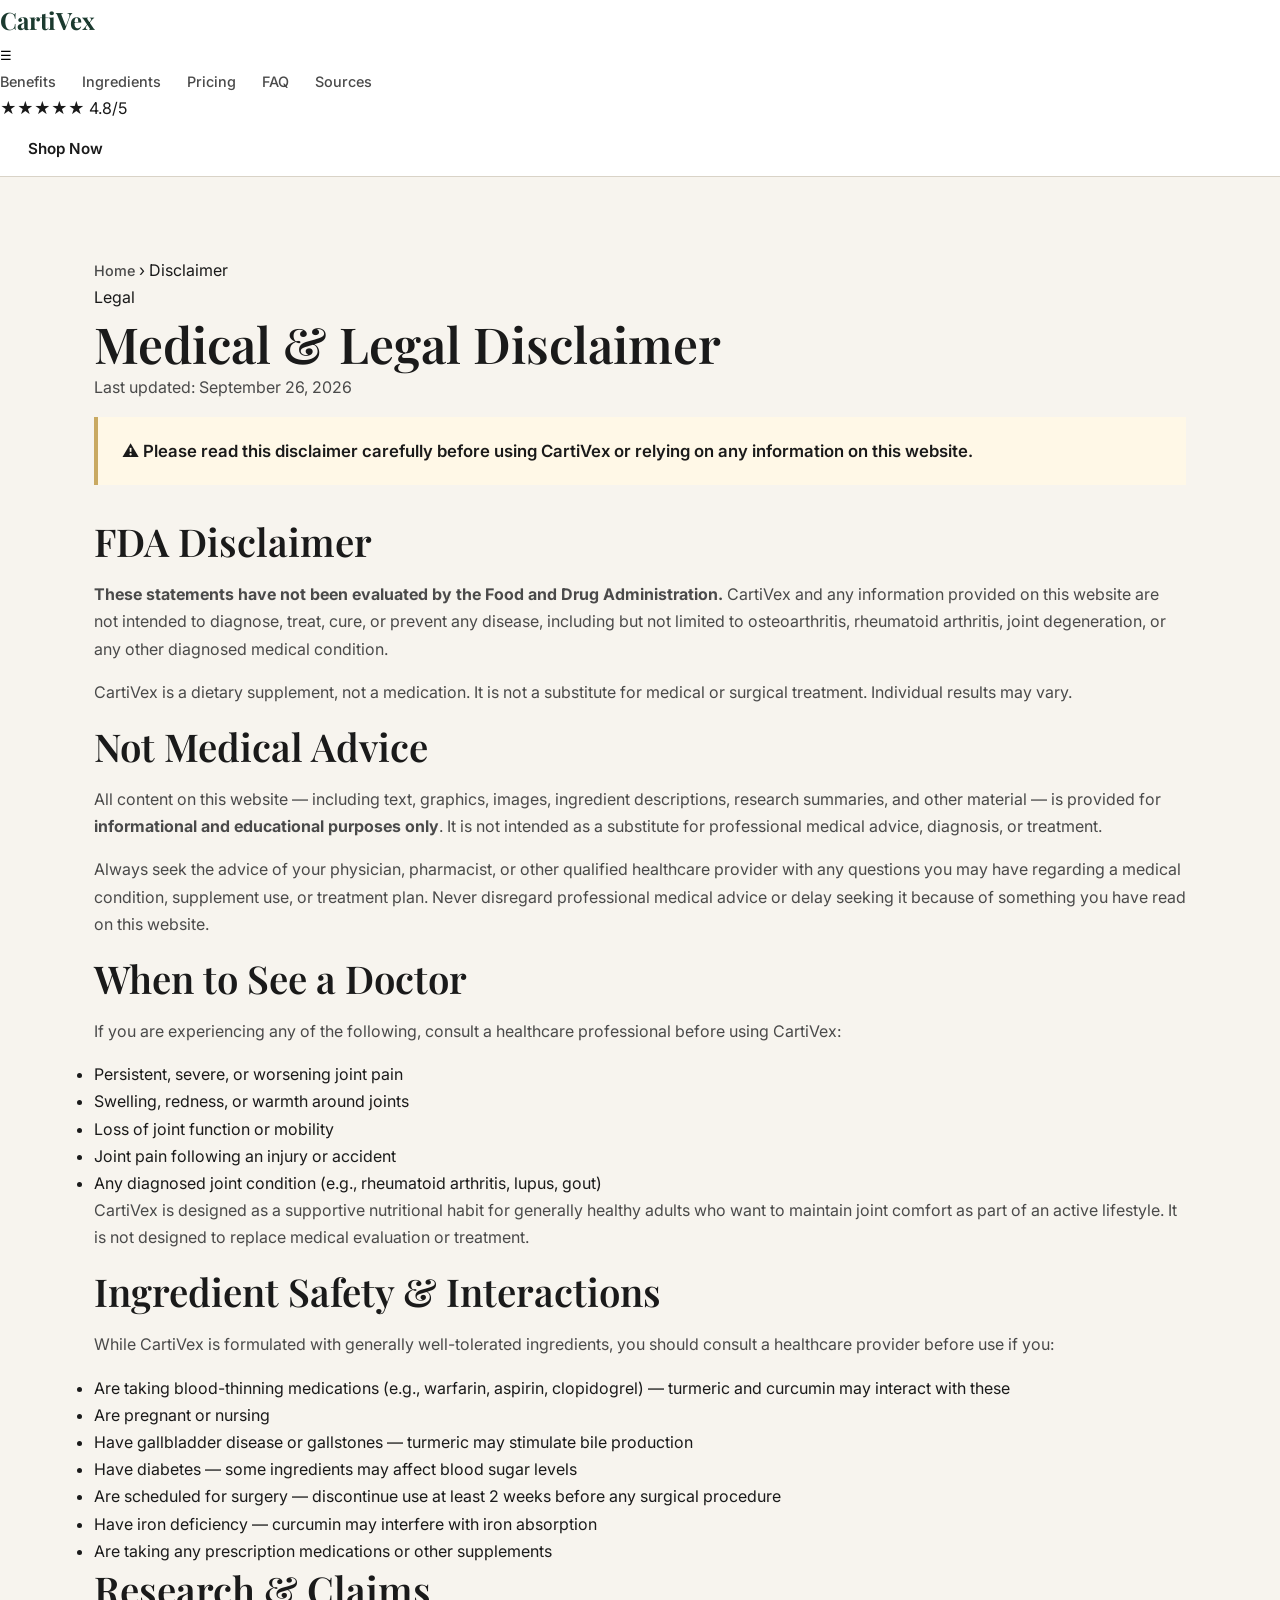
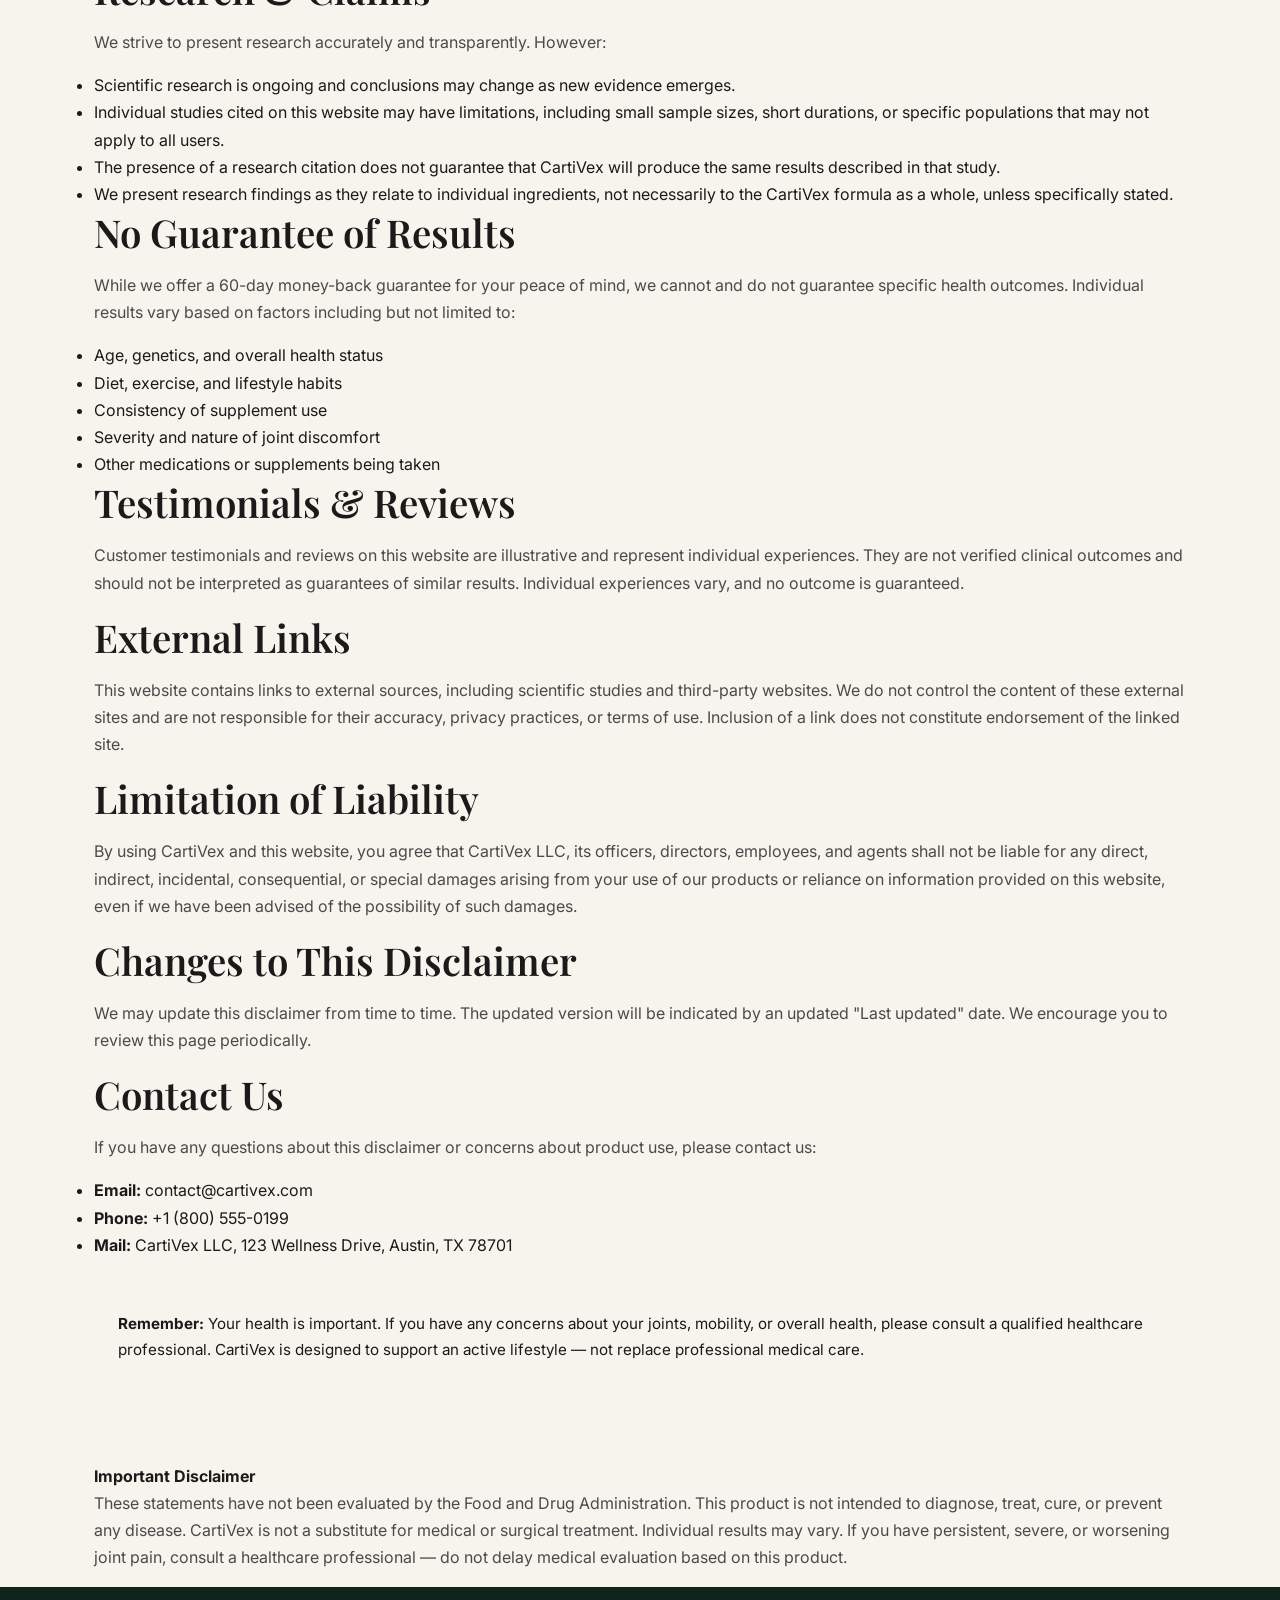
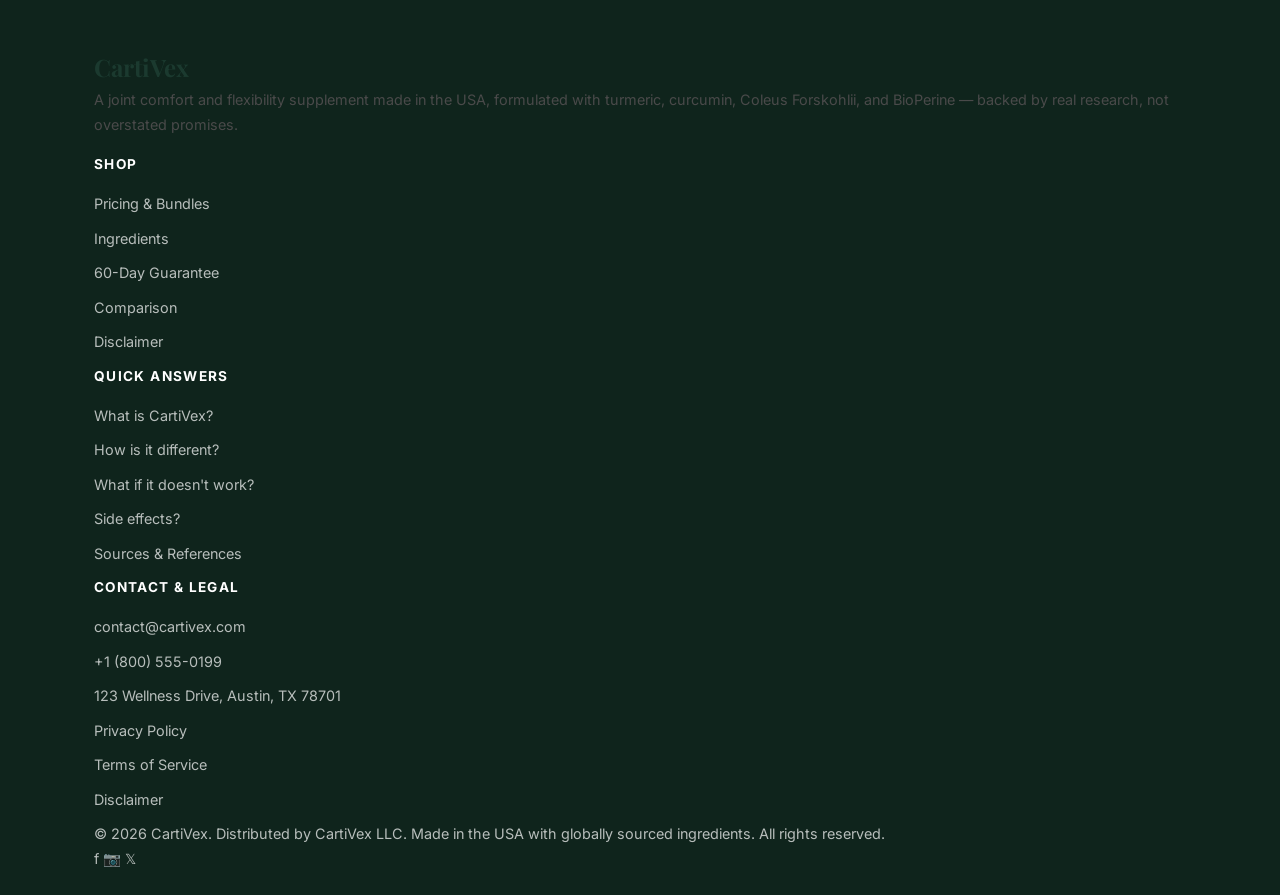
<file: disclaimer.html>
<!DOCTYPE html>
<html lang="en">
<head>
    <meta charset="UTF-8">
    <meta name="viewport" content="width=device-width, initial-scale=1.0">
    <title>Medical Disclaimer — CartiVex</title>
    <meta name="description" content="CartiVex Medical Disclaimer. Important information about our dietary supplement, FDA statements, and health claims.">
    <meta name="robots" content="index, follow">
    <link rel="canonical" href="https://www.cartivex.com/disclaimer.html">

    <meta property="og:type" content="website">
    <meta property="og:title" content="Medical Disclaimer — CartiVex">
    <meta property="og:description" content="Important disclaimer regarding CartiVex dietary supplement, FDA statements, and health claims.">
    <meta property="og:url" content="https://www.cartivex.com/disclaimer.html">

    <link rel="icon" type="image/svg+xml" href="data:image/svg+xml,<svg xmlns='http://www.w3.org/2000/svg' viewBox='0 0 100 100'><text y='.9em' font-size='90'>🌿</text></svg>">

    <link rel="preconnect" href="https://fonts.googleapis.com">
    <link rel="preconnect" href="https://fonts.gstatic.com" crossorigin>
    <link href="https://fonts.googleapis.com/css2?family=Playfair+Display:wght@400;600;700&family=Inter:wght@300;400;500;600;700&display=swap" rel="stylesheet">

    <link rel="stylesheet" href="style.css">

    <script type="application/ld+json">
    {
      "@context": "https://schema.org",
      "@type": "WebPage",
      "name": "Medical Disclaimer — CartiVex",
      "url": "https://www.cartivex.com/disclaimer.html",
      "description": "Important medical and legal disclaimer regarding the CartiVex dietary supplement.",
      "isPartOf": { "@type": "WebSite", "name": "CartiVex", "url": "https://www.cartivex.com" }
    }
    </script>
</head>
<body>

    <header>
        <div class="header-inner">
            <a href="index.html" class="logo" aria-label="CartiVex Home">CartiVex</a>
            <nav id="mainNav" aria-label="Main navigation">
                <button class="menu-toggle" aria-label="Toggle menu" aria-expanded="false">☰</button>
                <ul>
                    <li><a href="index.html#benefits">Benefits</a></li>
                    <li><a href="index.html#ingredients">Ingredients</a></li>
                    <li><a href="index.html#pricing">Pricing</a></li>
                    <li><a href="index.html#faq">FAQ</a></li>
                    <li><a href="index.html#sources">Sources</a></li>
                </ul>
            </nav>
            <div class="header-actions">
                <div class="rating-stars" aria-label="Rated 4.8 out of 5">★★★★★ <span>4.8/5</span></div>
                <a href="index.html#pricing" class="btn btn-primary">Shop Now</a>
            </div>
        </div>
    </header>

    <main>
        <section class="section static-page">
            <div class="container">
                <nav class="breadcrumb" aria-label="Breadcrumb">
                    <a href="index.html">Home</a>
                    <span>›</span>
                    <span>Disclaimer</span>
                </nav>

                <div class="page-header text-center">
                    <span class="section-label">Legal</span>
                    <h1>Medical &amp; Legal Disclaimer</h1>
                    <p class="section-subtitle">Last updated: September 26, 2026</p>
                </div>

                <div class="static-content">

                    <div style="background: #FFF8E7; border-left: 4px solid var(--gold); padding: 20px 24px; border-radius: var(--radius-sm); margin-bottom: 32px;">
                        <p style="margin: 0; font-weight: 600; color: var(--text-dark); font-size: 1.05rem;">⚠️ Please read this disclaimer carefully before using CartiVex or relying on any information on this website.</p>
                    </div>

                    <h2>FDA Disclaimer</h2>
                    <p><strong>These statements have not been evaluated by the Food and Drug Administration.</strong> CartiVex and any information provided on this website are not intended to diagnose, treat, cure, or prevent any disease, including but not limited to osteoarthritis, rheumatoid arthritis, joint degeneration, or any other diagnosed medical condition.</p>
                    <p>CartiVex is a dietary supplement, not a medication. It is not a substitute for medical or surgical treatment. Individual results may vary.</p>

                    <h2>Not Medical Advice</h2>
                    <p>All content on this website — including text, graphics, images, ingredient descriptions, research summaries, and other material — is provided for <strong>informational and educational purposes only</strong>. It is not intended as a substitute for professional medical advice, diagnosis, or treatment.</p>
                    <p>Always seek the advice of your physician, pharmacist, or other qualified healthcare provider with any questions you may have regarding a medical condition, supplement use, or treatment plan. Never disregard professional medical advice or delay seeking it because of something you have read on this website.</p>

                    <h2>When to See a Doctor</h2>
                    <p>If you are experiencing any of the following, consult a healthcare professional before using CartiVex:</p>
                    <ul>
                        <li>Persistent, severe, or worsening joint pain</li>
                        <li>Swelling, redness, or warmth around joints</li>
                        <li>Loss of joint function or mobility</li>
                        <li>Joint pain following an injury or accident</li>
                        <li>Any diagnosed joint condition (e.g., rheumatoid arthritis, lupus, gout)</li>
                    </ul>
                    <p>CartiVex is designed as a supportive nutritional habit for generally healthy adults who want to maintain joint comfort as part of an active lifestyle. It is not designed to replace medical evaluation or treatment.</p>

                    <h2>Ingredient Safety &amp; Interactions</h2>
                    <p>While CartiVex is formulated with generally well-tolerated ingredients, you should consult a healthcare provider before use if you:</p>
                    <ul>
                        <li>Are taking blood-thinning medications (e.g., warfarin, aspirin, clopidogrel) — turmeric and curcumin may interact with these</li>
                        <li>Are pregnant or nursing</li>
                        <li>Have gallbladder disease or gallstones — turmeric may stimulate bile production</li>
                        <li>Have diabetes — some ingredients may affect blood sugar levels</li>
                        <li>Are scheduled for surgery — discontinue use at least 2 weeks before any surgical procedure</li>
                        <li>Have iron deficiency — curcumin may interfere with iron absorption</li>
                        <li>Are taking any prescription medications or other supplements</li>
                    </ul>

                    <h2>Research &amp; Claims</h2>
                    <p>We strive to present research accurately and transparently. However:</p>
                    <ul>
                        <li>Scientific research is ongoing and conclusions may change as new evidence emerges.</li>
                        <li>Individual studies cited on this website may have limitations, including small sample sizes, short durations, or specific populations that may not apply to all users.</li>
                        <li>The presence of a research citation does not guarantee that CartiVex will produce the same results described in that study.</li>
                        <li>We present research findings as they relate to individual ingredients, not necessarily to the CartiVex formula as a whole, unless specifically stated.</li>
                    </ul>

                    <h2>No Guarantee of Results</h2>
                    <p>While we offer a 60-day money-back guarantee for your peace of mind, we cannot and do not guarantee specific health outcomes. Individual results vary based on factors including but not limited to:</p>
                    <ul>
                        <li>Age, genetics, and overall health status</li>
                        <li>Diet, exercise, and lifestyle habits</li>
                        <li>Consistency of supplement use</li>
                        <li>Severity and nature of joint discomfort</li>
                        <li>Other medications or supplements being taken</li>
                    </ul>

                    <h2>Testimonials &amp; Reviews</h2>
                    <p>Customer testimonials and reviews on this website are illustrative and represent individual experiences. They are not verified clinical outcomes and should not be interpreted as guarantees of similar results. Individual experiences vary, and no outcome is guaranteed.</p>

                    <h2>External Links</h2>
                    <p>This website contains links to external sources, including scientific studies and third-party websites. We do not control the content of these external sites and are not responsible for their accuracy, privacy practices, or terms of use. Inclusion of a link does not constitute endorsement of the linked site.</p>

                    <h2>Limitation of Liability</h2>
                    <p>By using CartiVex and this website, you agree that CartiVex LLC, its officers, directors, employees, and agents shall not be liable for any direct, indirect, incidental, consequential, or special damages arising from your use of our products or reliance on information provided on this website, even if we have been advised of the possibility of such damages.</p>

                    <h2>Changes to This Disclaimer</h2>
                    <p>We may update this disclaimer from time to time. The updated version will be indicated by an updated "Last updated" date. We encourage you to review this page periodically.</p>

                    <h2>Contact Us</h2>
                    <p>If you have any questions about this disclaimer or concerns about product use, please contact us:</p>
                    <ul>
                        <li><strong>Email:</strong> <a href="mailto:contact@cartivex.com">contact@cartivex.com</a></li>
                        <li><strong>Phone:</strong> +1 (800) 555-0199</li>
                        <li><strong>Mail:</strong> CartiVex LLC, 123 Wellness Drive, Austin, TX 78701</li>
                    </ul>

                    <div style="background: var(--green-light); padding: 20px 24px; border-radius: var(--radius-sm); margin-top: 32px;">
                        <p style="margin: 0; font-size: 0.95rem; color: var(--green-deep);"><strong>Remember:</strong> Your health is important. If you have any concerns about your joints, mobility, or overall health, please consult a qualified healthcare professional. CartiVex is designed to support an active lifestyle — not replace professional medical care.</p>
                    </div>
                </div>
            </div>
        </section>
    </main>

    <section class="disclaimer">
        <div class="container">
            <h4>Important Disclaimer</h4>
            <p>These statements have not been evaluated by the Food and Drug Administration. This product is not intended to diagnose, treat, cure, or prevent any disease. CartiVex is not a substitute for medical or surgical treatment. Individual results may vary. If you have persistent, severe, or worsening joint pain, consult a healthcare professional — do not delay medical evaluation based on this product.</p>
        </div>
    </section>

    <footer>
        <div class="container">
            <div class="footer-grid">
                <div class="footer-brand">
                    <div class="logo">CartiVex</div>
                    <p>A joint comfort and flexibility supplement made in the USA, formulated with turmeric, curcumin, Coleus Forskohlii, and BioPerine — backed by real research, not overstated promises.</p>
                </div>
                <div>
                    <h4>Shop</h4>
                    <ul>
                        <li><a href="index.html#pricing">Pricing &amp; Bundles</a></li>
                        <li><a href="index.html#ingredients">Ingredients</a></li>
                        <li><a href="index.html#guarantee">60-Day Guarantee</a></li>
                        <li><a href="index.html#comparison">Comparison</a></li>
                        <li><a href="disclaimer.html">Disclaimer</a></li>
                    </ul>
                </div>
                <div>
                    <h4>Quick Answers</h4>
                    <ul>
                        <li><a href="index.html#faq">What is CartiVex?</a></li>
                        <li><a href="index.html#faq">How is it different?</a></li>
                        <li><a href="index.html#faq">What if it doesn't work?</a></li>
                        <li><a href="index.html#faq">Side effects?</a></li>
                        <li><a href="index.html#sources">Sources &amp; References</a></li>
                    </ul>
                </div>
                <div>
                    <h4>Contact &amp; Legal</h4>
                    <ul>
                        <li><a href="mailto:contact@cartivex.com">contact@cartivex.com</a></li>
                        <li>+1 (800) 555-0199</li>
                        <li>123 Wellness Drive, Austin, TX 78701</li>
                        <li><a href="privacy.html">Privacy Policy</a></li>
                        <li><a href="terms.html">Terms of Service</a></li>
                        <li><a href="disclaimer.html">Disclaimer</a></li>
                    </ul>
                </div>
            </div>
            <div class="footer-bottom">
                <div>© 2026 CartiVex. Distributed by CartiVex LLC. Made in the USA with globally sourced ingredients. All rights reserved.</div>
                <div class="footer-social" aria-label="Social media">
                    <a href="#" aria-label="Facebook">f</a>
                    <a href="#" aria-label="Instagram">📷</a>
                    <a href="#" aria-label="Twitter">𝕏</a>
                </div>
            </div>
        </div>
    </footer>

    <script src="script.js"></script>
</body>
</html>
</file>
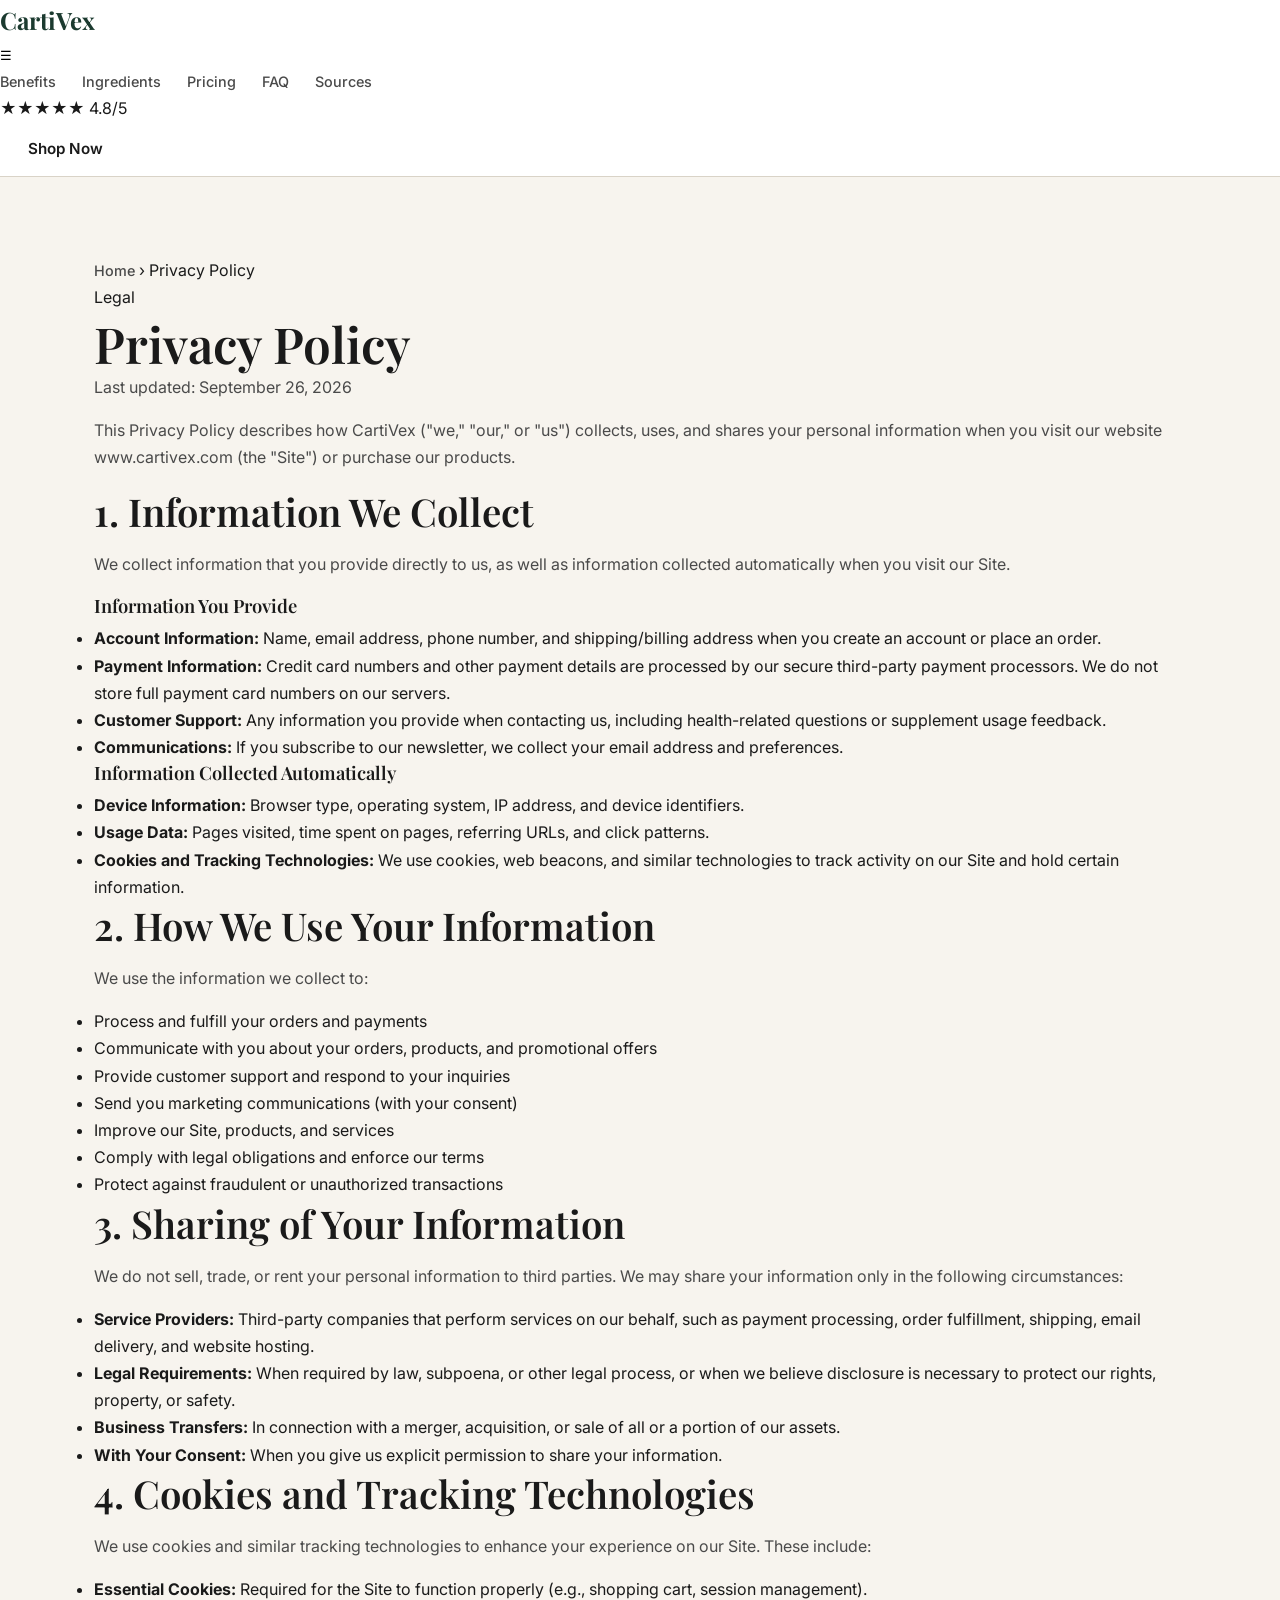
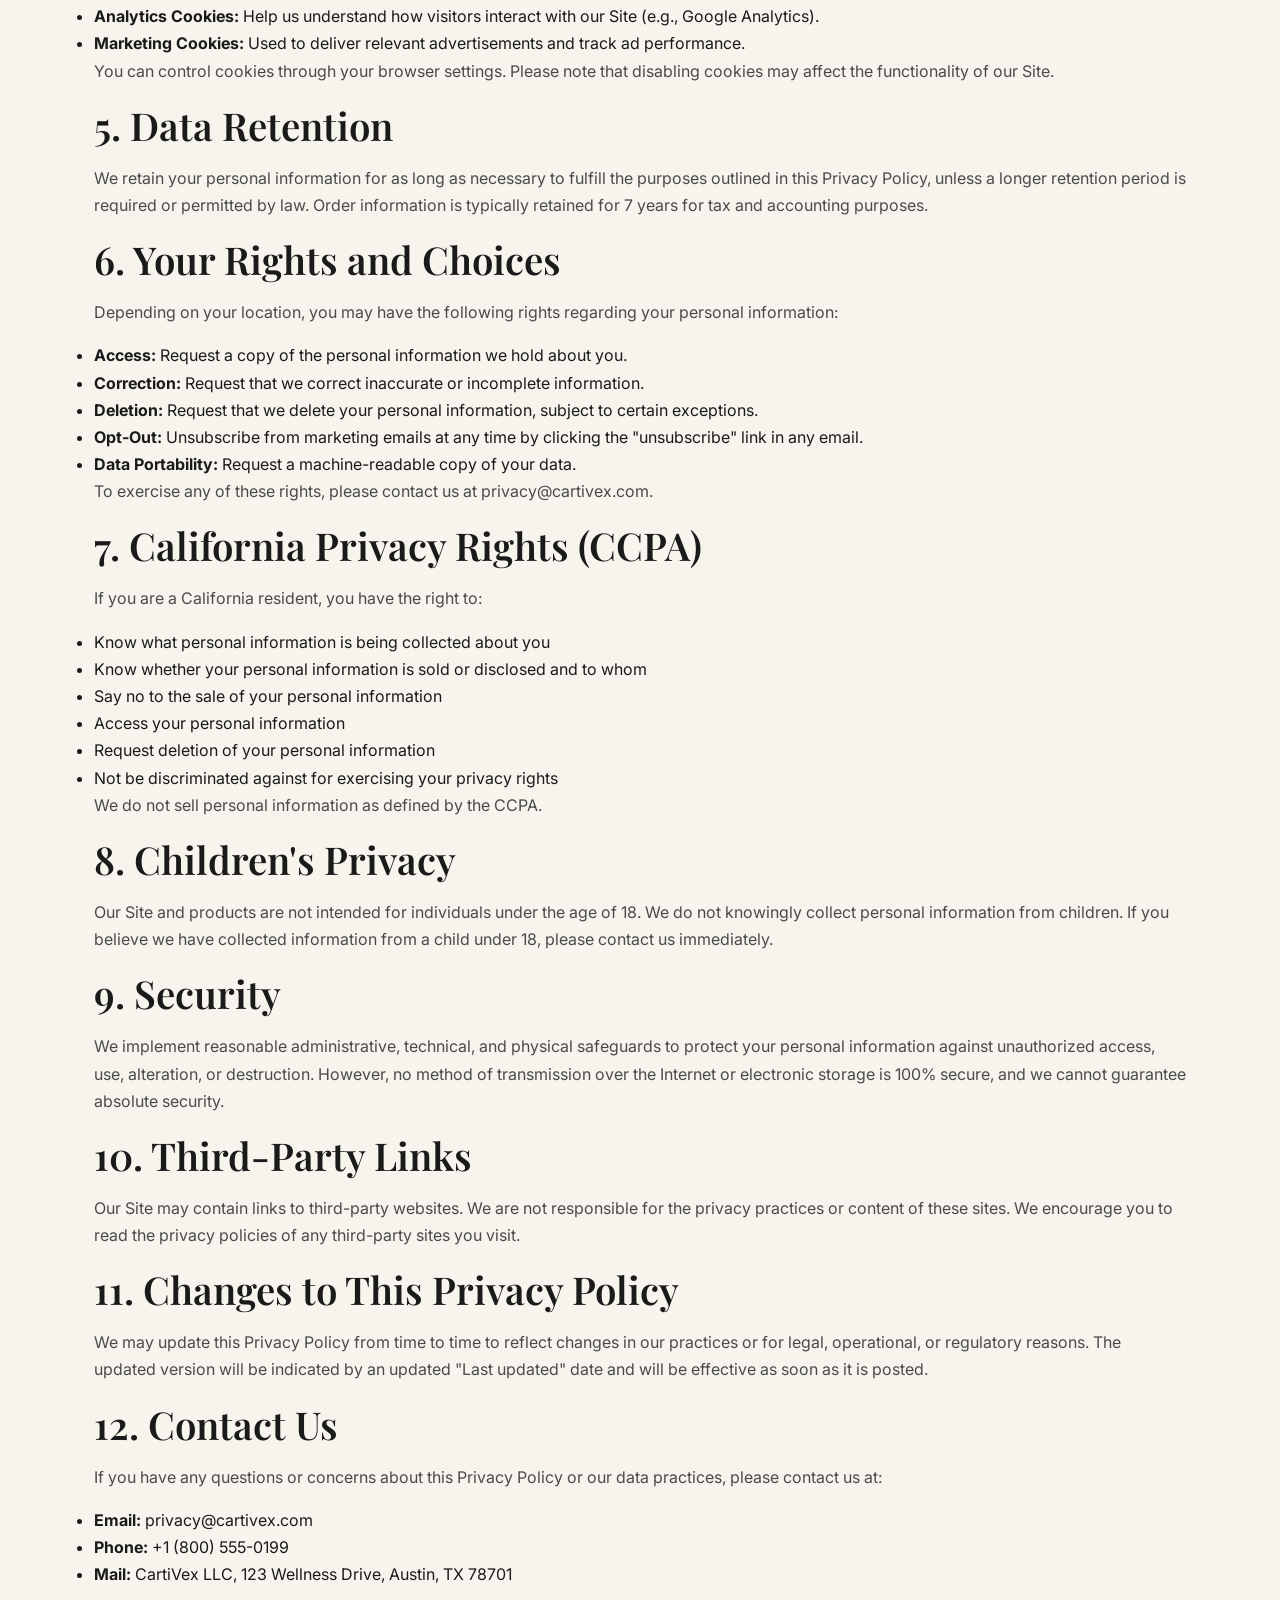
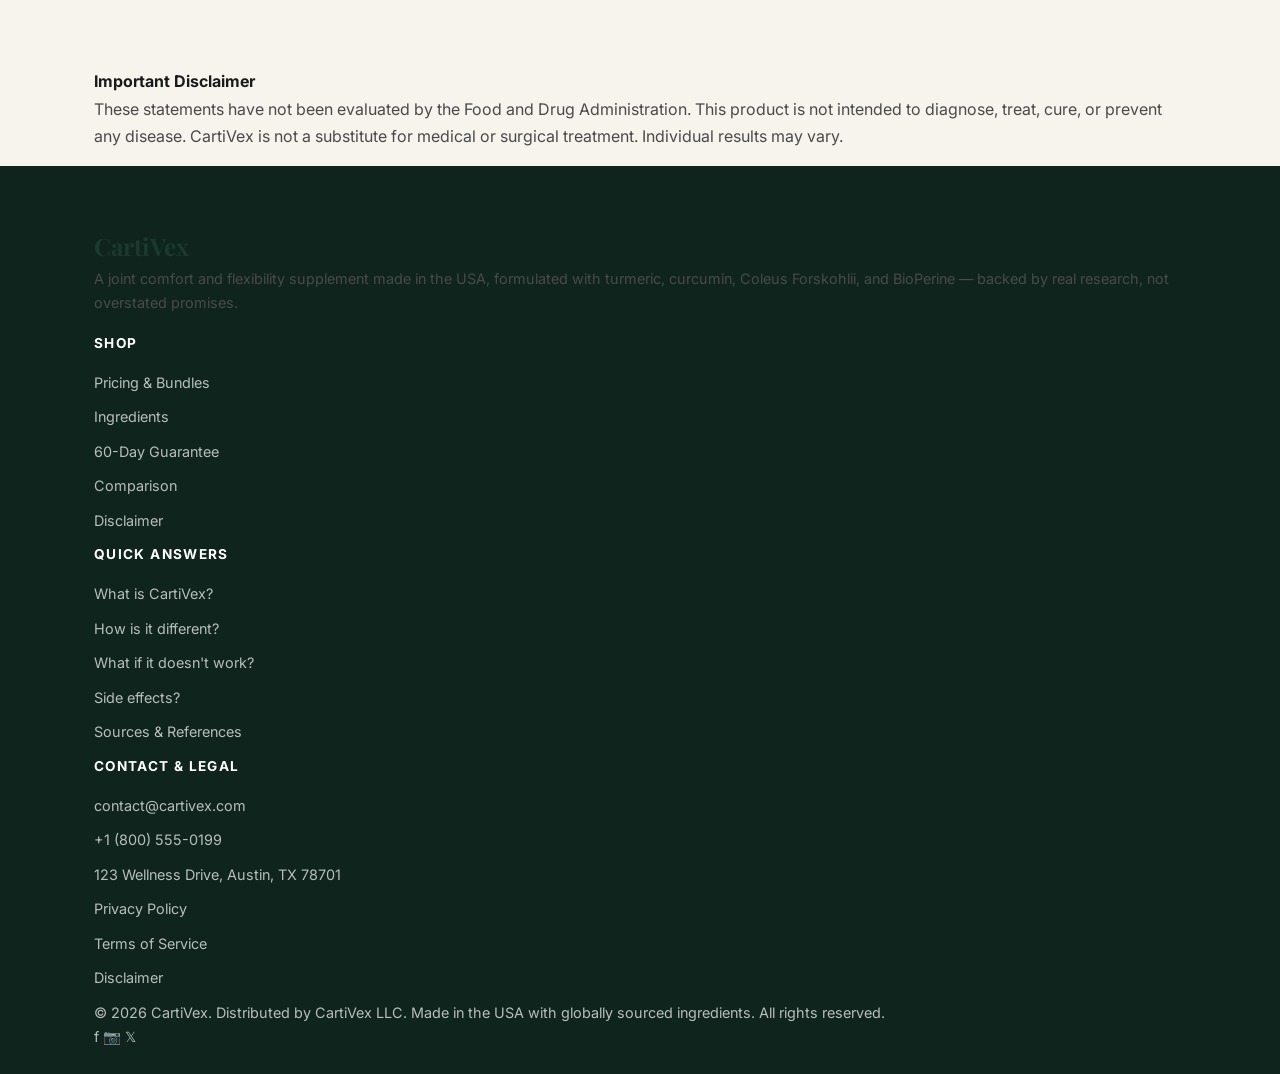
<file: privacy.html>
<!DOCTYPE html>
<html lang="en">
<head>
    <meta charset="UTF-8">
    <meta name="viewport" content="width=device-width, initial-scale=1.0">
    <title>Privacy Policy — CartiVex</title>
    <meta name="description" content="CartiVex Privacy Policy. Learn how we collect, use, and protect your personal information when you visit our website or purchase our products.">
    <meta name="robots" content="index, follow">
    <link rel="canonical" href="https://www.cartivex.com/privacy.html">

    <meta property="og:type" content="website">
    <meta property="og:title" content="Privacy Policy — CartiVex">
    <meta property="og:description" content="Learn how CartiVex collects, uses, and protects your personal information.">
    <meta property="og:url" content="https://www.cartivex.com/privacy.html">

    <link rel="icon" type="image/svg+xml" href="data:image/svg+xml,<svg xmlns='http://www.w3.org/2000/svg' viewBox='0 0 100 100'><text y='.9em' font-size='90'>🌿</text></svg>">

    <link rel="preconnect" href="https://fonts.googleapis.com">
    <link rel="preconnect" href="https://fonts.gstatic.com" crossorigin>
    <link href="https://fonts.googleapis.com/css2?family=Playfair+Display:wght@400;600;700&family=Inter:wght@300;400;500;600;700&display=swap" rel="stylesheet">

    <link rel="stylesheet" href="style.css">

    <script type="application/ld+json">
    {
      "@context": "https://schema.org",
      "@type": "WebPage",
      "name": "Privacy Policy — CartiVex",
      "url": "https://www.cartivex.com/privacy.html",
      "description": "CartiVex Privacy Policy detailing how we collect, use, and protect your personal information.",
      "isPartOf": { "@type": "WebSite", "name": "CartiVex", "url": "https://www.cartivex.com" }
    }
    </script>
</head>
<body>

    <!-- ========== HEADER ========== -->
    <header>
        <div class="header-inner">
            <a href="index.html" class="logo" aria-label="CartiVex Home">CartiVex</a>
            <nav id="mainNav" aria-label="Main navigation">
                <button class="menu-toggle" aria-label="Toggle menu" aria-expanded="false">☰</button>
                <ul>
                    <li><a href="index.html#benefits">Benefits</a></li>
                    <li><a href="index.html#ingredients">Ingredients</a></li>
                    <li><a href="index.html#pricing">Pricing</a></li>
                    <li><a href="index.html#faq">FAQ</a></li>
                    <li><a href="index.html#sources">Sources</a></li>
                </ul>
            </nav>
            <div class="header-actions">
                <div class="rating-stars" aria-label="Rated 4.8 out of 5">★★★★★ <span>4.8/5</span></div>
                <a href="index.html#pricing" class="btn btn-primary">Shop Now</a>
            </div>
        </div>
    </header>

    <main>
        <section class="section static-page">
            <div class="container">
                <nav class="breadcrumb" aria-label="Breadcrumb">
                    <a href="index.html">Home</a>
                    <span>›</span>
                    <span>Privacy Policy</span>
                </nav>

                <div class="page-header text-center">
                    <span class="section-label">Legal</span>
                    <h1>Privacy Policy</h1>
                    <p class="section-subtitle">Last updated: September 26, 2026</p>
                </div>

                <div class="static-content">
                    <p class="static-meta">This Privacy Policy describes how CartiVex ("we," "our," or "us") collects, uses, and shares your personal information when you visit our website <a href="https://www.cartivex.com">www.cartivex.com</a> (the "Site") or purchase our products.</p>

                    <h2>1. Information We Collect</h2>
                    <p>We collect information that you provide directly to us, as well as information collected automatically when you visit our Site.</p>
                    <h3>Information You Provide</h3>
                    <ul>
                        <li><strong>Account Information:</strong> Name, email address, phone number, and shipping/billing address when you create an account or place an order.</li>
                        <li><strong>Payment Information:</strong> Credit card numbers and other payment details are processed by our secure third-party payment processors. We do not store full payment card numbers on our servers.</li>
                        <li><strong>Customer Support:</strong> Any information you provide when contacting us, including health-related questions or supplement usage feedback.</li>
                        <li><strong>Communications:</strong> If you subscribe to our newsletter, we collect your email address and preferences.</li>
                    </ul>

                    <h3>Information Collected Automatically</h3>
                    <ul>
                        <li><strong>Device Information:</strong> Browser type, operating system, IP address, and device identifiers.</li>
                        <li><strong>Usage Data:</strong> Pages visited, time spent on pages, referring URLs, and click patterns.</li>
                        <li><strong>Cookies and Tracking Technologies:</strong> We use cookies, web beacons, and similar technologies to track activity on our Site and hold certain information.</li>
                    </ul>

                    <h2>2. How We Use Your Information</h2>
                    <p>We use the information we collect to:</p>
                    <ul>
                        <li>Process and fulfill your orders and payments</li>
                        <li>Communicate with you about your orders, products, and promotional offers</li>
                        <li>Provide customer support and respond to your inquiries</li>
                        <li>Send you marketing communications (with your consent)</li>
                        <li>Improve our Site, products, and services</li>
                        <li>Comply with legal obligations and enforce our terms</li>
                        <li>Protect against fraudulent or unauthorized transactions</li>
                    </ul>

                    <h2>3. Sharing of Your Information</h2>
                    <p>We do not sell, trade, or rent your personal information to third parties. We may share your information only in the following circumstances:</p>
                    <ul>
                        <li><strong>Service Providers:</strong> Third-party companies that perform services on our behalf, such as payment processing, order fulfillment, shipping, email delivery, and website hosting.</li>
                        <li><strong>Legal Requirements:</strong> When required by law, subpoena, or other legal process, or when we believe disclosure is necessary to protect our rights, property, or safety.</li>
                        <li><strong>Business Transfers:</strong> In connection with a merger, acquisition, or sale of all or a portion of our assets.</li>
                        <li><strong>With Your Consent:</strong> When you give us explicit permission to share your information.</li>
                    </ul>

                    <h2>4. Cookies and Tracking Technologies</h2>
                    <p>We use cookies and similar tracking technologies to enhance your experience on our Site. These include:</p>
                    <ul>
                        <li><strong>Essential Cookies:</strong> Required for the Site to function properly (e.g., shopping cart, session management).</li>
                        <li><strong>Analytics Cookies:</strong> Help us understand how visitors interact with our Site (e.g., Google Analytics).</li>
                        <li><strong>Marketing Cookies:</strong> Used to deliver relevant advertisements and track ad performance.</li>
                    </ul>
                    <p>You can control cookies through your browser settings. Please note that disabling cookies may affect the functionality of our Site.</p>

                    <h2>5. Data Retention</h2>
                    <p>We retain your personal information for as long as necessary to fulfill the purposes outlined in this Privacy Policy, unless a longer retention period is required or permitted by law. Order information is typically retained for 7 years for tax and accounting purposes.</p>

                    <h2>6. Your Rights and Choices</h2>
                    <p>Depending on your location, you may have the following rights regarding your personal information:</p>
                    <ul>
                        <li><strong>Access:</strong> Request a copy of the personal information we hold about you.</li>
                        <li><strong>Correction:</strong> Request that we correct inaccurate or incomplete information.</li>
                        <li><strong>Deletion:</strong> Request that we delete your personal information, subject to certain exceptions.</li>
                        <li><strong>Opt-Out:</strong> Unsubscribe from marketing emails at any time by clicking the "unsubscribe" link in any email.</li>
                        <li><strong>Data Portability:</strong> Request a machine-readable copy of your data.</li>
                    </ul>
                    <p>To exercise any of these rights, please contact us at <a href="mailto:privacy@cartivex.com">privacy@cartivex.com</a>.</p>

                    <h2>7. California Privacy Rights (CCPA)</h2>
                    <p>If you are a California resident, you have the right to:</p>
                    <ul>
                        <li>Know what personal information is being collected about you</li>
                        <li>Know whether your personal information is sold or disclosed and to whom</li>
                        <li>Say no to the sale of your personal information</li>
                        <li>Access your personal information</li>
                        <li>Request deletion of your personal information</li>
                        <li>Not be discriminated against for exercising your privacy rights</li>
                    </ul>
                    <p>We do not sell personal information as defined by the CCPA.</p>

                    <h2>8. Children's Privacy</h2>
                    <p>Our Site and products are not intended for individuals under the age of 18. We do not knowingly collect personal information from children. If you believe we have collected information from a child under 18, please contact us immediately.</p>

                    <h2>9. Security</h2>
                    <p>We implement reasonable administrative, technical, and physical safeguards to protect your personal information against unauthorized access, use, alteration, or destruction. However, no method of transmission over the Internet or electronic storage is 100% secure, and we cannot guarantee absolute security.</p>

                    <h2>10. Third-Party Links</h2>
                    <p>Our Site may contain links to third-party websites. We are not responsible for the privacy practices or content of these sites. We encourage you to read the privacy policies of any third-party sites you visit.</p>

                    <h2>11. Changes to This Privacy Policy</h2>
                    <p>We may update this Privacy Policy from time to time to reflect changes in our practices or for legal, operational, or regulatory reasons. The updated version will be indicated by an updated "Last updated" date and will be effective as soon as it is posted.</p>

                    <h2>12. Contact Us</h2>
                    <p>If you have any questions or concerns about this Privacy Policy or our data practices, please contact us at:</p>
                    <ul>
                        <li><strong>Email:</strong> <a href="mailto:privacy@cartivex.com">privacy@cartivex.com</a></li>
                        <li><strong>Phone:</strong> +1 (800) 555-0199</li>
                        <li><strong>Mail:</strong> CartiVex LLC, 123 Wellness Drive, Austin, TX 78701</li>
                    </ul>
                </div>
            </div>
        </section>
    </main>

    <!-- ========== DISCLAIMER ========== -->
    <section class="disclaimer">
        <div class="container">
            <h4>Important Disclaimer</h4>
            <p>These statements have not been evaluated by the Food and Drug Administration. This product is not intended to diagnose, treat, cure, or prevent any disease. CartiVex is not a substitute for medical or surgical treatment. Individual results may vary.</p>
        </div>
    </section>

    <!-- ========== FOOTER ========== -->
    <footer>
        <div class="container">
            <div class="footer-grid">
                <div class="footer-brand">
                    <div class="logo">CartiVex</div>
                    <p>A joint comfort and flexibility supplement made in the USA, formulated with turmeric, curcumin, Coleus Forskohlii, and BioPerine — backed by real research, not overstated promises.</p>
                </div>
                <div>
                    <h4>Shop</h4>
                    <ul>
                        <li><a href="index.html#pricing">Pricing &amp; Bundles</a></li>
                        <li><a href="index.html#ingredients">Ingredients</a></li>
                        <li><a href="index.html#guarantee">60-Day Guarantee</a></li>
                        <li><a href="index.html#comparison">Comparison</a></li>
                        <li><a href="disclaimer.html">Disclaimer</a></li>
                    </ul>
                </div>
                <div>
                    <h4>Quick Answers</h4>
                    <ul>
                        <li><a href="index.html#faq">What is CartiVex?</a></li>
                        <li><a href="index.html#faq">How is it different?</a></li>
                        <li><a href="index.html#faq">What if it doesn't work?</a></li>
                        <li><a href="index.html#faq">Side effects?</a></li>
                        <li><a href="index.html#sources">Sources &amp; References</a></li>
                    </ul>
                </div>
                <div>
                    <h4>Contact &amp; Legal</h4>
                    <ul>
                        <li><a href="mailto:contact@cartivex.com">contact@cartivex.com</a></li>
                        <li>+1 (800) 555-0199</li>
                        <li>123 Wellness Drive, Austin, TX 78701</li>
                        <li><a href="privacy.html">Privacy Policy</a></li>
                        <li><a href="terms.html">Terms of Service</a></li>
                        <li><a href="disclaimer.html">Disclaimer</a></li>
                    </ul>
                </div>
            </div>
            <div class="footer-bottom">
                <div>© 2026 CartiVex. Distributed by CartiVex LLC. Made in the USA with globally sourced ingredients. All rights reserved.</div>
                <div class="footer-social" aria-label="Social media">
                    <a href="#" aria-label="Facebook">f</a>
                    <a href="#" aria-label="Instagram">📷</a>
                    <a href="#" aria-label="Twitter">𝕏</a>
                </div>
            </div>
        </div>
    </footer>

    <script src="script.js"></script>
</body>
</html>
</file>
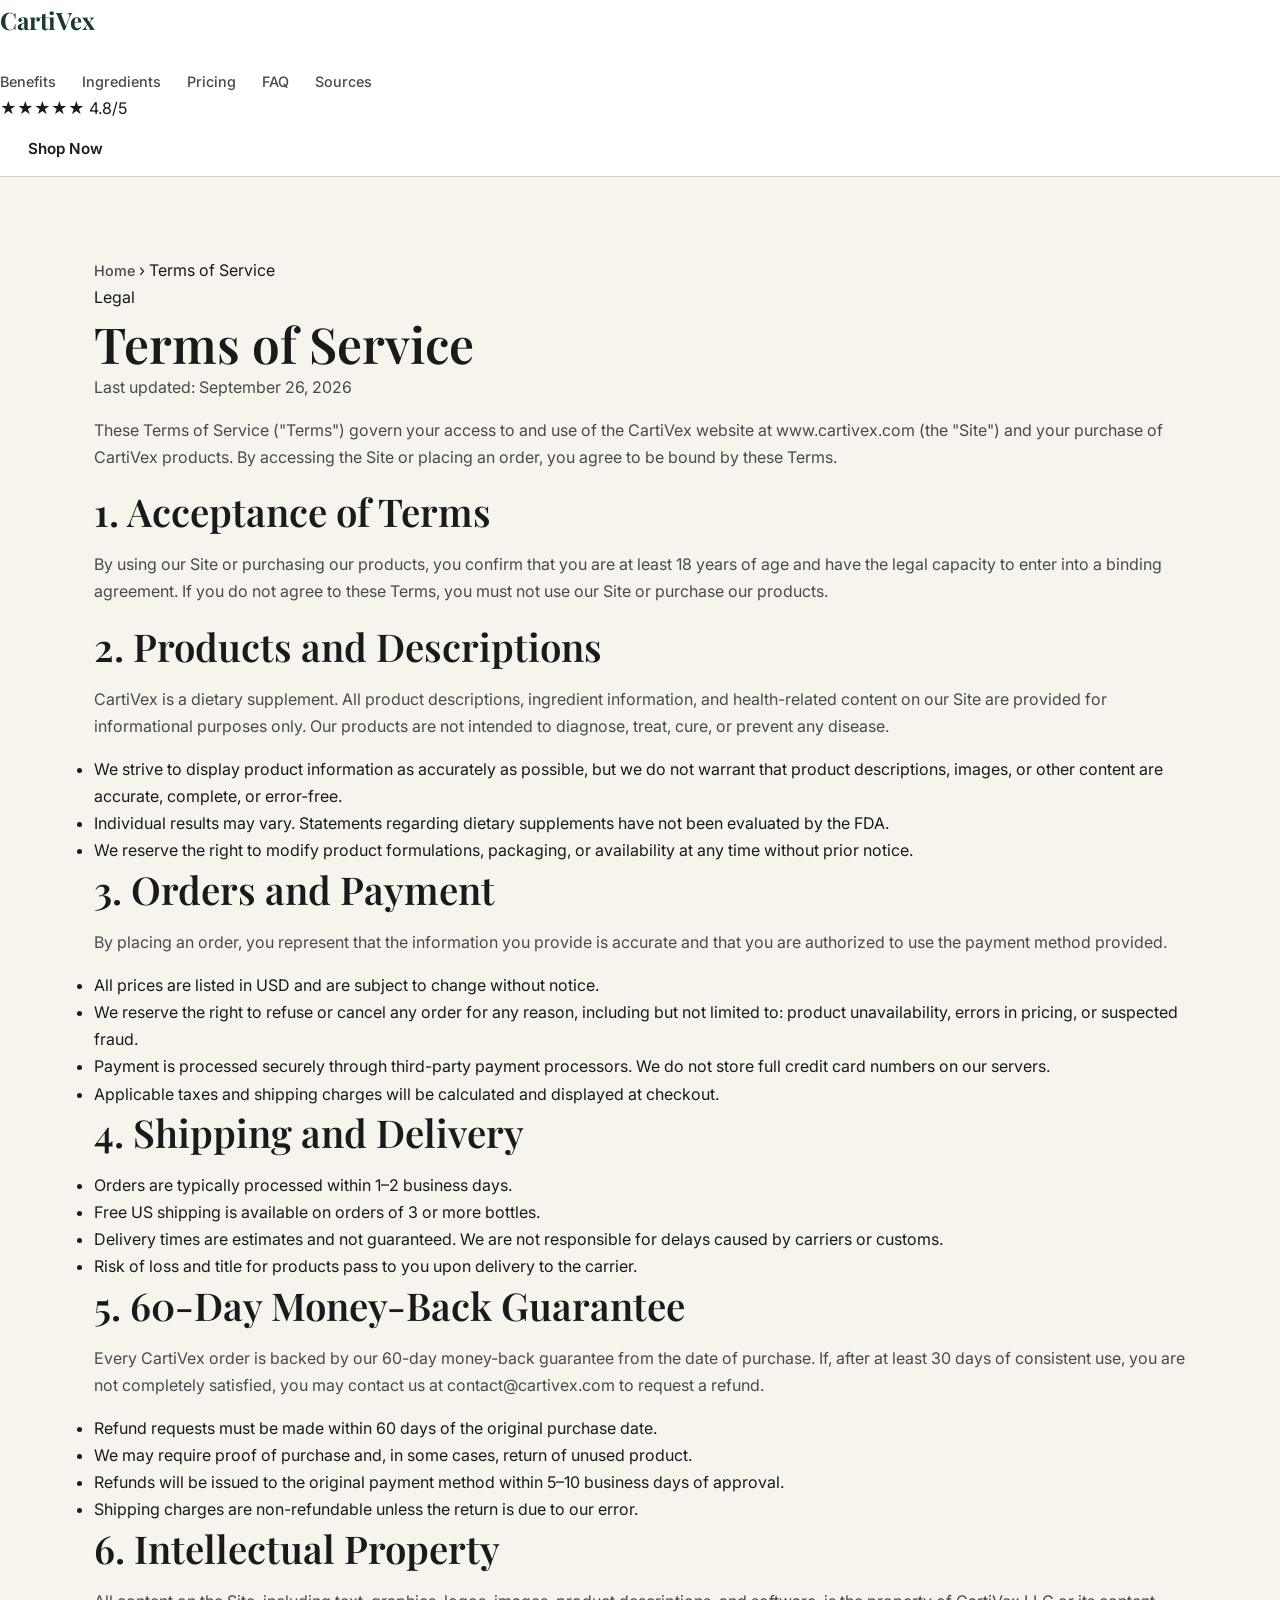
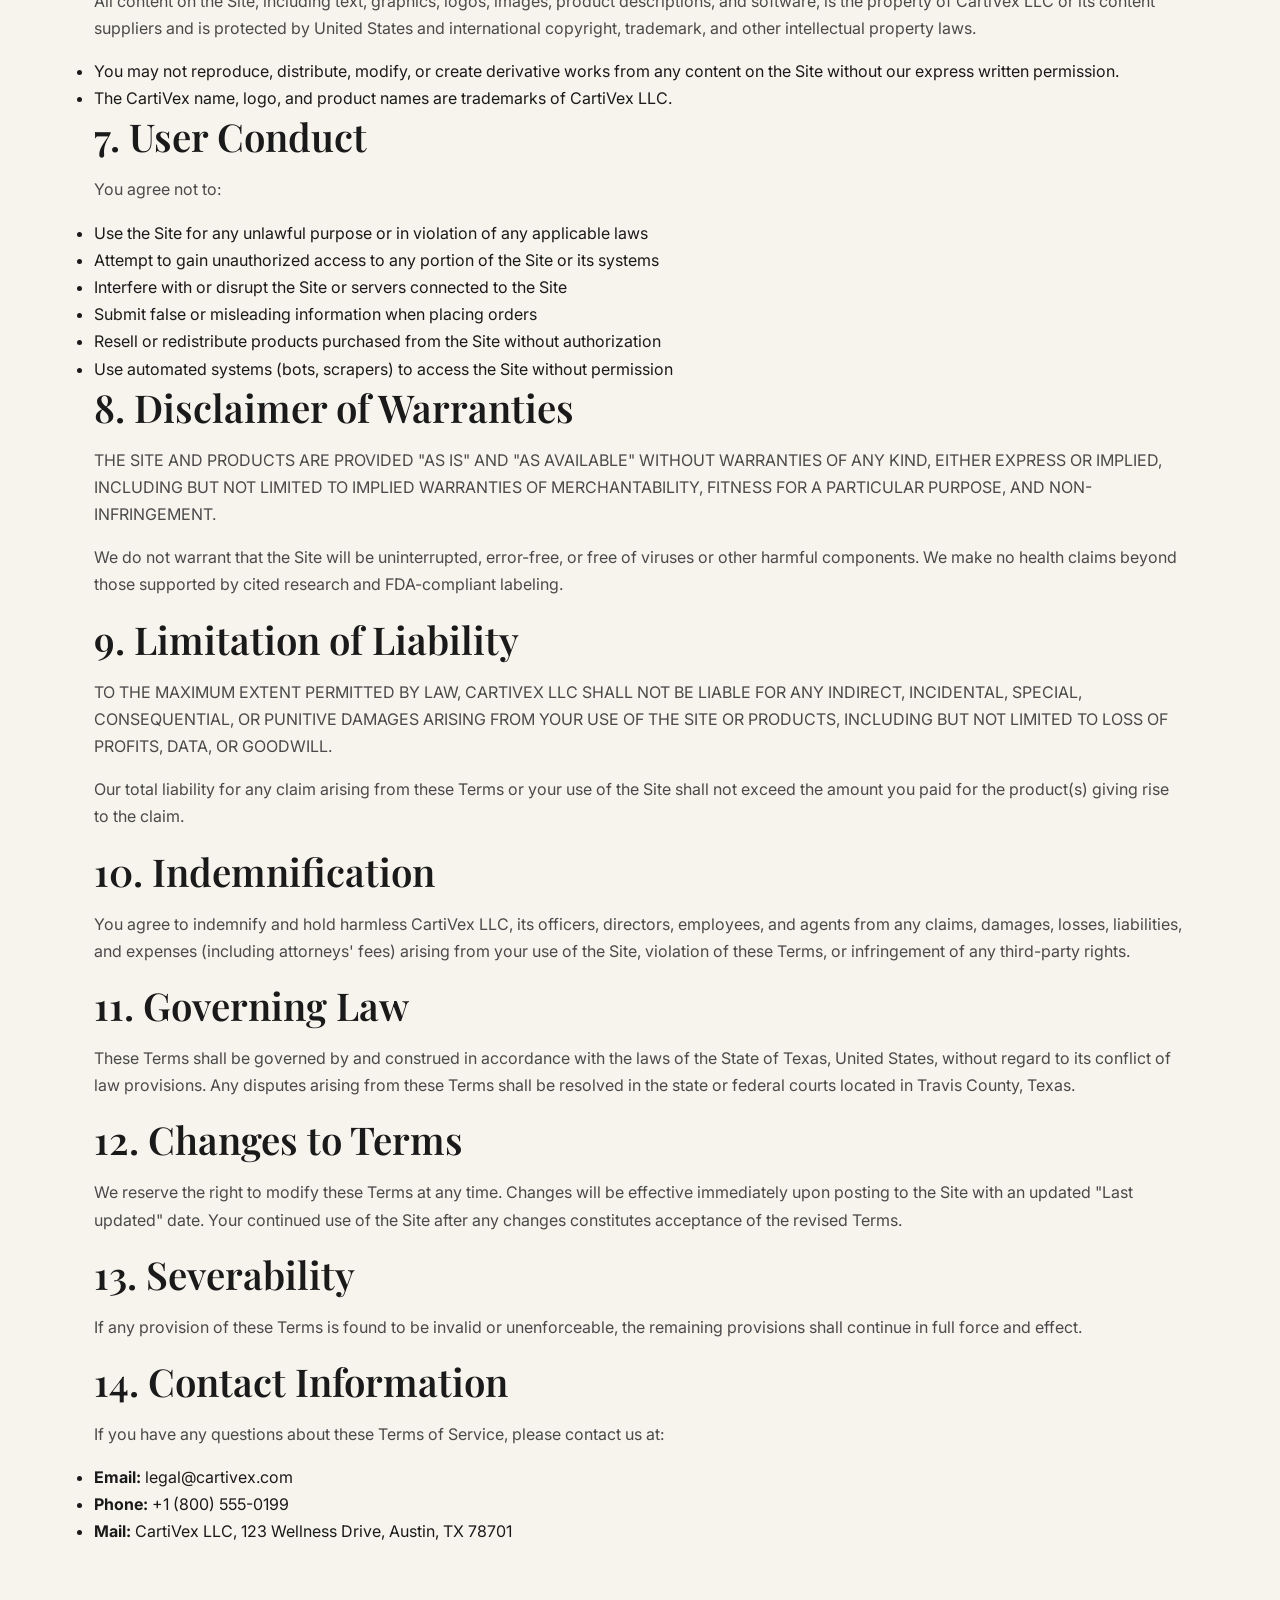
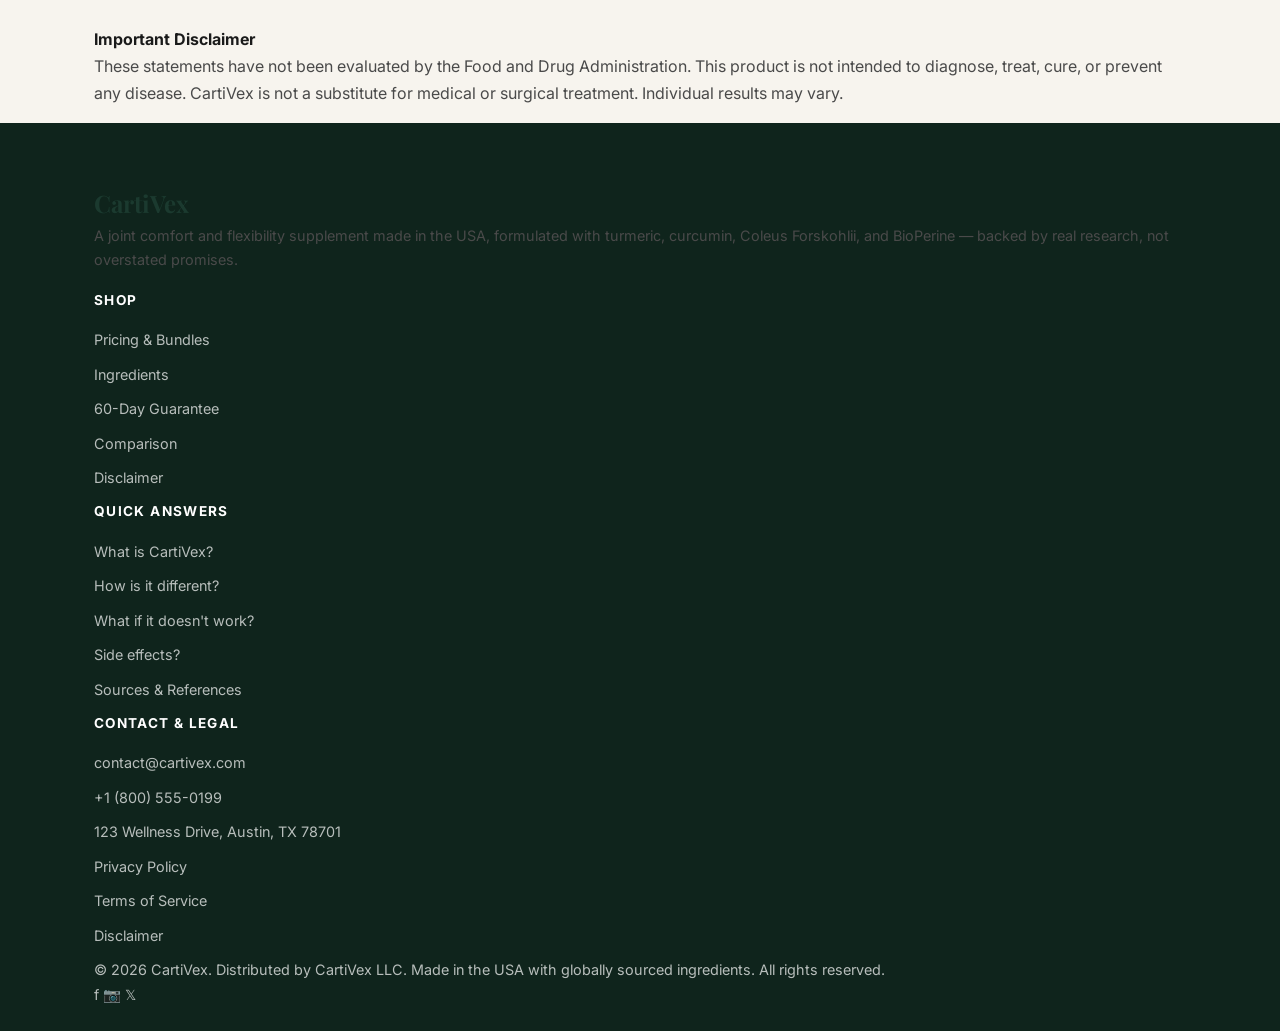
<file: terms.html>
<!DOCTYPE html>
<html lang="en">
<head>
    <meta charset="UTF-8">
    <meta name="viewport" content="width=device-width, initial-scale=1.0">
    <title>Terms of Service — CartiVex</title>
    <meta name="description" content="CartiVex Terms of Service. Read the terms and conditions governing your use of our website and purchase of our products.">
    <meta name="robots" content="index, follow">
    <link rel="canonical" href="https://www.cartivex.com/terms.html">

    <meta property="og:type" content="website">
    <meta property="og:title" content="Terms of Service — CartiVex">
    <meta property="og:description" content="Terms and conditions governing your use of the CartiVex website and products.">
    <meta property="og:url" content="https://www.cartivex.com/terms.html">

    <link rel="icon" type="image/svg+xml" href="data:image/svg+xml,<svg xmlns='http://www.w3.org/2000/svg' viewBox='0 0 100 100'><text y='.9em' font-size='90'>🌿</text></svg>">

    <link rel="preconnect" href="https://fonts.googleapis.com">
    <link rel="preconnect" href="https://fonts.gstatic.com" crossorigin>
    <link href="https://fonts.googleapis.com/css2?family=Playfair+Display:wght@400;600;700&family=Inter:wght@300;400;500;600;700&display=swap" rel="stylesheet">

    <link rel="stylesheet" href="style.css">

    <script type="application/ld+json">
    {
      "@context": "https://schema.org",
      "@type": "WebPage",
      "name": "Terms of Service — CartiVex",
      "url": "https://www.cartivex.com/terms.html",
      "description": "Terms and conditions governing your use of the CartiVex website and products.",
      "isPartOf": { "@type": "WebSite", "name": "CartiVex", "url": "https://www.cartivex.com" }
    }
    </script>
</head>
<body>

    <header>
        <div class="header-inner">
            <a href="index.html" class="logo" aria-label="CartiVex Home">CartiVex</a>
            <nav id="mainNav" aria-label="Main navigation">
                <button class="menu-toggle" aria-label="Toggle menu" aria-expanded="false"></button>
                <ul>
                    <li><a href="index.html#benefits">Benefits</a></li>
                    <li><a href="index.html#ingredients">Ingredients</a></li>
                    <li><a href="index.html#pricing">Pricing</a></li>
                    <li><a href="index.html#faq">FAQ</a></li>
                    <li><a href="index.html#sources">Sources</a></li>
                </ul>
            </nav>
            <div class="header-actions">
                <div class="rating-stars" aria-label="Rated 4.8 out of 5">★★★★★ <span>4.8/5</span></div>
                <a href="index.html#pricing" class="btn btn-primary">Shop Now</a>
            </div>
        </div>
    </header>

    <main>
        <section class="section static-page">
            <div class="container">
                <nav class="breadcrumb" aria-label="Breadcrumb">
                    <a href="index.html">Home</a>
                    <span>›</span>
                    <span>Terms of Service</span>
                </nav>

                <div class="page-header text-center">
                    <span class="section-label">Legal</span>
                    <h1>Terms of Service</h1>
                    <p class="section-subtitle">Last updated: September 26, 2026</p>
                </div>

                <div class="static-content">
                    <p class="static-meta">These Terms of Service ("Terms") govern your access to and use of the CartiVex website at <a href="https://www.cartivex.com">www.cartivex.com</a> (the "Site") and your purchase of CartiVex products. By accessing the Site or placing an order, you agree to be bound by these Terms.</p>

                    <h2>1. Acceptance of Terms</h2>
                    <p>By using our Site or purchasing our products, you confirm that you are at least 18 years of age and have the legal capacity to enter into a binding agreement. If you do not agree to these Terms, you must not use our Site or purchase our products.</p>

                    <h2>2. Products and Descriptions</h2>
                    <p>CartiVex is a dietary supplement. All product descriptions, ingredient information, and health-related content on our Site are provided for informational purposes only. Our products are not intended to diagnose, treat, cure, or prevent any disease.</p>
                    <ul>
                        <li>We strive to display product information as accurately as possible, but we do not warrant that product descriptions, images, or other content are accurate, complete, or error-free.</li>
                        <li>Individual results may vary. Statements regarding dietary supplements have not been evaluated by the FDA.</li>
                        <li>We reserve the right to modify product formulations, packaging, or availability at any time without prior notice.</li>
                    </ul>

                    <h2>3. Orders and Payment</h2>
                    <p>By placing an order, you represent that the information you provide is accurate and that you are authorized to use the payment method provided.</p>
                    <ul>
                        <li>All prices are listed in USD and are subject to change without notice.</li>
                        <li>We reserve the right to refuse or cancel any order for any reason, including but not limited to: product unavailability, errors in pricing, or suspected fraud.</li>
                        <li>Payment is processed securely through third-party payment processors. We do not store full credit card numbers on our servers.</li>
                        <li>Applicable taxes and shipping charges will be calculated and displayed at checkout.</li>
                    </ul>

                    <h2>4. Shipping and Delivery</h2>
                    <ul>
                        <li>Orders are typically processed within 1–2 business days.</li>
                        <li>Free US shipping is available on orders of 3 or more bottles.</li>
                        <li>Delivery times are estimates and not guaranteed. We are not responsible for delays caused by carriers or customs.</li>
                        <li>Risk of loss and title for products pass to you upon delivery to the carrier.</li>
                    </ul>

                    <h2>5. 60-Day Money-Back Guarantee</h2>
                    <p>Every CartiVex order is backed by our 60-day money-back guarantee from the date of purchase. If, after at least 30 days of consistent use, you are not completely satisfied, you may contact us at <a href="mailto:contact@cartivex.com">contact@cartivex.com</a> to request a refund.</p>
                    <ul>
                        <li>Refund requests must be made within 60 days of the original purchase date.</li>
                        <li>We may require proof of purchase and, in some cases, return of unused product.</li>
                        <li>Refunds will be issued to the original payment method within 5–10 business days of approval.</li>
                        <li>Shipping charges are non-refundable unless the return is due to our error.</li>
                    </ul>

                    <h2>6. Intellectual Property</h2>
                    <p>All content on the Site, including text, graphics, logos, images, product descriptions, and software, is the property of CartiVex LLC or its content suppliers and is protected by United States and international copyright, trademark, and other intellectual property laws.</p>
                    <ul>
                        <li>You may not reproduce, distribute, modify, or create derivative works from any content on the Site without our express written permission.</li>
                        <li>The CartiVex name, logo, and product names are trademarks of CartiVex LLC.</li>
                    </ul>

                    <h2>7. User Conduct</h2>
                    <p>You agree not to:</p>
                    <ul>
                        <li>Use the Site for any unlawful purpose or in violation of any applicable laws</li>
                        <li>Attempt to gain unauthorized access to any portion of the Site or its systems</li>
                        <li>Interfere with or disrupt the Site or servers connected to the Site</li>
                        <li>Submit false or misleading information when placing orders</li>
                        <li>Resell or redistribute products purchased from the Site without authorization</li>
                        <li>Use automated systems (bots, scrapers) to access the Site without permission</li>
                    </ul>

                    <h2>8. Disclaimer of Warranties</h2>
                    <p>THE SITE AND PRODUCTS ARE PROVIDED "AS IS" AND "AS AVAILABLE" WITHOUT WARRANTIES OF ANY KIND, EITHER EXPRESS OR IMPLIED, INCLUDING BUT NOT LIMITED TO IMPLIED WARRANTIES OF MERCHANTABILITY, FITNESS FOR A PARTICULAR PURPOSE, AND NON-INFRINGEMENT.</p>
                    <p>We do not warrant that the Site will be uninterrupted, error-free, or free of viruses or other harmful components. We make no health claims beyond those supported by cited research and FDA-compliant labeling.</p>

                    <h2>9. Limitation of Liability</h2>
                    <p>TO THE MAXIMUM EXTENT PERMITTED BY LAW, CARTIVEX LLC SHALL NOT BE LIABLE FOR ANY INDIRECT, INCIDENTAL, SPECIAL, CONSEQUENTIAL, OR PUNITIVE DAMAGES ARISING FROM YOUR USE OF THE SITE OR PRODUCTS, INCLUDING BUT NOT LIMITED TO LOSS OF PROFITS, DATA, OR GOODWILL.</p>
                    <p>Our total liability for any claim arising from these Terms or your use of the Site shall not exceed the amount you paid for the product(s) giving rise to the claim.</p>

                    <h2>10. Indemnification</h2>
                    <p>You agree to indemnify and hold harmless CartiVex LLC, its officers, directors, employees, and agents from any claims, damages, losses, liabilities, and expenses (including attorneys' fees) arising from your use of the Site, violation of these Terms, or infringement of any third-party rights.</p>

                    <h2>11. Governing Law</h2>
                    <p>These Terms shall be governed by and construed in accordance with the laws of the State of Texas, United States, without regard to its conflict of law provisions. Any disputes arising from these Terms shall be resolved in the state or federal courts located in Travis County, Texas.</p>

                    <h2>12. Changes to Terms</h2>
                    <p>We reserve the right to modify these Terms at any time. Changes will be effective immediately upon posting to the Site with an updated "Last updated" date. Your continued use of the Site after any changes constitutes acceptance of the revised Terms.</p>

                    <h2>13. Severability</h2>
                    <p>If any provision of these Terms is found to be invalid or unenforceable, the remaining provisions shall continue in full force and effect.</p>

                    <h2>14. Contact Information</h2>
                    <p>If you have any questions about these Terms of Service, please contact us at:</p>
                    <ul>
                        <li><strong>Email:</strong> <a href="mailto:legal@cartivex.com">legal@cartivex.com</a></li>
                        <li><strong>Phone:</strong> +1 (800) 555-0199</li>
                        <li><strong>Mail:</strong> CartiVex LLC, 123 Wellness Drive, Austin, TX 78701</li>
                    </ul>
                </div>
            </div>
        </section>
    </main>

    <section class="disclaimer">
        <div class="container">
            <h4>Important Disclaimer</h4>
            <p>These statements have not been evaluated by the Food and Drug Administration. This product is not intended to diagnose, treat, cure, or prevent any disease. CartiVex is not a substitute for medical or surgical treatment. Individual results may vary.</p>
        </div>
    </section>

    <footer>
        <div class="container">
            <div class="footer-grid">
                <div class="footer-brand">
                    <div class="logo">CartiVex</div>
                    <p>A joint comfort and flexibility supplement made in the USA, formulated with turmeric, curcumin, Coleus Forskohlii, and BioPerine — backed by real research, not overstated promises.</p>
                </div>
                <div>
                    <h4>Shop</h4>
                    <ul>
                        <li><a href="index.html#pricing">Pricing &amp; Bundles</a></li>
                        <li><a href="index.html#ingredients">Ingredients</a></li>
                        <li><a href="index.html#guarantee">60-Day Guarantee</a></li>
                        <li><a href="index.html#comparison">Comparison</a></li>
                        <li><a href="disclaimer.html">Disclaimer</a></li>
                    </ul>
                </div>
                <div>
                    <h4>Quick Answers</h4>
                    <ul>
                        <li><a href="index.html#faq">What is CartiVex?</a></li>
                        <li><a href="index.html#faq">How is it different?</a></li>
                        <li><a href="index.html#faq">What if it doesn't work?</a></li>
                        <li><a href="index.html#faq">Side effects?</a></li>
                        <li><a href="index.html#sources">Sources &amp; References</a></li>
                    </ul>
                </div>
                <div>
                    <h4>Contact &amp; Legal</h4>
                    <ul>
                        <li><a href="mailto:contact@cartivex.com">contact@cartivex.com</a></li>
                        <li>+1 (800) 555-0199</li>
                        <li>123 Wellness Drive, Austin, TX 78701</li>
                        <li><a href="privacy.html">Privacy Policy</a></li>
                        <li><a href="terms.html">Terms of Service</a></li>
                        <li><a href="disclaimer.html">Disclaimer</a></li>
                    </ul>
                </div>
            </div>
            <div class="footer-bottom">
                <div>© 2026 CartiVex. Distributed by CartiVex LLC. Made in the USA with globally sourced ingredients. All rights reserved.</div>
                <div class="footer-social" aria-label="Social media">
                    <a href="#" aria-label="Facebook">f</a>
                    <a href="#" aria-label="Instagram">📷</a>
                    <a href="#" aria-label="Twitter">𝕏</a>
                </div>
            </div>
        </div>
    </footer>

    <script src="script.js"></script>
</body>
</html>
</file>
<file: style.css>
/* ========== VARIABLES ========== */
:root{--cream:#F7F4EE;--cream2:#F0EBE1;--deep:#1B3A2F;--mid:#2D5A4A;--sage:#4A7C6F;--light:#E8F0EC;--gold:#C9A961;--dark:#1A1A1A;--tmid:#4A4A4A;--tlight:#6B6B6B;--white:#fff;--border:#D9D3C7;--sh1:0 2px 8px rgba(27,58,47,.06);--sh2:0 8px 24px rgba(27,58,47,.10);--r:12px;--serif:'Playfair Display',Georgia,serif;--sans:'Inter',-apple-system,sans-serif;--max:1140px}

/* ========== BASE ========== */
*,*::before,*::after{box-sizing:border-box;margin:0;padding:0}
html{scroll-behavior:smooth}
body{font-family:var(--sans);font-size:16px;line-height:1.7;color:var(--dark);background:var(--cream)}
img,svg{display:block;max-width:100%}
a{color:inherit;text-decoration:none}
button{font-family:inherit;cursor:pointer;border:none;background:none}
h1,h2,h3{font-family:var(--serif);font-weight:600;line-height:1.25;color:var(--dark)}
h1{font-size:clamp(2rem,5vw,3.1rem)}h2{font-size:clamp(1.75rem,4vw,2.4rem);margin-bottom:1rem}h3{font-size:1.15rem;margin-bottom:.5rem}
p{margin-bottom:1rem;color:var(--tmid)}
.container{max-width:var(--max);margin:0 auto;padding:0 24px}
.section{padding:80px 0}.tc{text-align:center}
.label{display:inline-block;font-size:.75rem;font-weight:600;letter-spacing:.15em;text-transform:uppercase;color:var(--sage);margin-bottom:.75rem}
.sub{font-size:1.05rem;color:var(--tlight);max-width:700px;margin:0 auto 3rem}

/* ========== BUTTONS ========== */
.btn{display:inline-flex;align-items:center;justify-content:center;gap:8px;padding:14px 28px;font-size:.95rem;font-weight:600;border-radius:50px;transition:.25s;white-space:nowrap}
.btn-p{background:var(--deep);color:#fff}.btn-p:hover{background:var(--mid);transform:translateY(-2px)}
.btn-s{border:1.5px solid var(--deep);color:var(--deep)}.btn-s:hover{background:var(--deep);color:#fff}
.btn-g{background:var(--gold);color:#fff}.btn-g:hover{background:#B8954F;transform:translateY(-2px)}

/* ========== HEADER ========== */
header{position:sticky;top:0;z-index:100;background:#fff;border-bottom:1px solid var(--border)}
.hin{display:flex;align-items:center;justify-content:space-between;padding:14px 24px;max-width:var(--max);margin:0 auto}
.logo{font-family:var(--serif);font-size:1.5rem;font-weight:700;color:var(--deep);display:flex;align-items:center;gap:8px}
nav ul{display:flex;list-style:none;gap:26px}
nav a{font-size:.9rem;font-weight:500;color:var(--tmid)}nav a:hover{color:var(--deep)}
.mtog{display:none}

/* ========== HERO ========== */
.hero{padding:60px 0 70px;background:linear-gradient(180deg,var(--cream),var(--cream2))}
.hgrid{display:grid;grid-template-columns:1.1fr .9fr;gap:56px;align-items:center}
.badge{display:inline-flex;align-items:center;gap:8px;background:var(--light);color:var(--deep);padding:8px 16px;border-radius:50px;font-size:.75rem;font-weight:600;letter-spacing:.06em;text-transform:uppercase;margin-bottom:20px}
.lead{font-size:1.08rem;margin:18px 0 0}
.qf{background:#fff;border:1px solid var(--border);border-radius:var(--r);padding:20px 24px;margin:24px 0;box-shadow:var(--sh1);text-align:left}
.qf-t{font-size:.72rem;font-weight:700;letter-spacing:.15em;text-transform:uppercase;color:var(--sage);margin-bottom:10px}
.qf ul{list-style:none}.qf li{display:flex;gap:8px;font-size:.88rem;padding:4px 0;color:var(--tmid)}.qf strong{color:var(--dark);min-width:110px}
.hctas{display:flex;gap:16px;flex-wrap:wrap;margin-bottom:20px}
.htrust{display:flex;gap:20px;flex-wrap:wrap}
.htrust span{display:inline-flex;align-items:center;gap:6px;font-size:.8rem;color:var(--tlight);font-weight:500}
.hvis{text-align:center}
.hbottle{
  position:relative;
  background:radial-gradient(circle at center,var(--light) 0%,transparent 75%);
  border-radius:24px;
  padding:0;                 /* was 30px — removes inner spacing */
  min-height:0;              /* was 340px — no forced empty height */
  display:flex;
  align-items:center;
  justify-content:center;
  margin-bottom: 0 !important;
  padding-bottom: 0 !important;
}
.hero-img{
  position:relative;
  z-index:2;
  width:120%;                /* bigger than the column */
  max-width:none;
  margin:0 -17.5%;           /* keeps the oversized image perfectly centered */
  object-fit:contain;
  filter: drop-shadow(0 10px 20px rgba(27,58,47,.2)); 
}
.bmock{position:absolute;left:50%;top:50%;transform:translate(-50%,-50%);width:150px;height:270px;background:linear-gradient(180deg,var(--deep),var(--mid));border-radius:10px;box-shadow:0 20px 40px rgba(27,58,47,.3);color:#fff;display:flex;flex-direction:column;align-items:center;padding:20px 12px;text-align:center}
.bmock::before{content:"";position:absolute;top:-16px;width:66px;height:20px;background:var(--deep);border-radius:4px 4px 0 0}
.bmock .b1{font-family:var(--serif);font-size:1.2rem;font-weight:700;margin-top:26px}
.bmock .b2{font-size:.6rem;letter-spacing:.1em;text-transform:uppercase;opacity:.8;margin:4px 0 10px}
.bmock .b3{font-size:.62rem;opacity:.85;line-height:1.5}
.hbadges{display:flex;gap:4px;justify-content:center;margin-top:4px;flex-wrap:wrap;z-index: 10;margin-top: -220px !important; }
.hbadges span{background:#fff;border:1px solid var(--border);border-radius:50px;padding:6px 14px;font-size:.75rem;font-weight:600;color:var(--tmid);box-shadow:var(--sh1)}

/* ========== TRUST BAR ========== */
.tbar{background:#fff;border-bottom:1px solid var(--border);padding:32px 0}
.tbar-g{display:grid;grid-template-columns:repeat(4,1fr);gap:24px;text-align:center}
.tb img, .tb svg {
    width: 104px;
    height: 104px;
    margin: 0 auto 5px;
    object-fit: contain; /* Prevents images from stretching if they aren't perfectly square */
}
.tb span{font-size:.85rem;font-weight:600;color:var(--tmid)}

/* ========== CARD GRIDS ========== */
.grid3{display:grid;grid-template-columns:repeat(3,1fr);gap:24px}
.grid2{display:grid;grid-template-columns:repeat(2,1fr);gap:24px;text-align:left}
.card{background:#fff;border:1px solid var(--border);border-radius:var(--r);padding:32px 28px;box-shadow:var(--sh1);transition:.3s}
.card:hover{transform:translateY(-3px);box-shadow:var(--sh2)}
.card svg{margin-bottom:16px}
.card p{font-size:.92rem;margin:0}
.aud{text-align:center}.aud svg{margin:0 auto 18px}
.tag{display:inline-block;font-size:.68rem;font-weight:700;letter-spacing:.12em;text-transform:uppercase;color:var(--deep);background:var(--light);padding:4px 12px;border-radius:50px;margin-bottom:14px}
.num{width:40px;height:40px;background:var(--gold);color:var(--deep);border-radius:50%;display:flex;align-items:center;justify-content:center;font-weight:700;margin-bottom:16px}

/* ========== INFOGRAPHIC ========== */
.infog{max-width:780px;margin:0 auto 44px;background:#fff;border:1px solid var(--border);border-radius:20px;padding:24px;box-shadow:var(--sh2)}

/* ========== LIFESTYLE BAND ========== */
.life-band{
  position:relative;
  border-radius:20px;
  overflow:hidden;
  min-height:340px;
  background:linear-gradient(120deg,var(--deep),var(--sage));
  display:flex;
  align-items:center;
}
.life-band .bg{
  order:2;                    /* ← moves image to the RIGHT side */
  position:relative;
  z-index:1;
  flex-shrink:0;
  width:45%;                  /* right-column width */
  max-height:440px;
  height:auto;
  object-fit:contain;         /* whole bottle visible, no crop */
  object-position:center right;
  opacity:1;                  /* was .5 (background look) — now solid */
  padding:24px 40px 24px 0;
}
.life-content{
  order:1;                    /* ← text stays LEFT */
  position:relative;
  z-index:1;
  flex:1;
  padding:48px;
  max-width:640px;
}
.life-content h2{color:#fff}
.life-content p{color:rgba(255,255,255,.85)}
.life-chips{display:flex;gap:10px;flex-wrap:wrap}
.life-chips span{background:rgba(255,255,255,.15);border:1px solid rgba(255,255,255,.3);color:#fff;padding:6px 14px;border-radius:50px;font-size:.8rem;font-weight:600}

/* ========== SUPPLEMENT FACTS ========== */
.sf{max-width:420px;margin:0 auto 44px;background:#fff;border:2px solid var(--dark);padding:16px 20px;font-size:.85rem;text-align:left}
.sf h4{font-family:var(--sans);font-size:1.3rem;border-bottom:8px solid var(--dark);padding-bottom:4px;margin-bottom:8px}
.sf .row{display:flex;justify-content:space-between;border-bottom:1px solid var(--dark);padding:5px 0}
.sf .note{border:none;color:var(--tlight);font-size:.7rem}

/* ========== COMPARISON TABLE ========== */
.table-wrap{overflow-x:auto;border-radius:12px;box-shadow:var(--sh1)}
.ctable{width:100%;border-collapse:collapse;background:#fff;min-width:720px;text-align:left;font-size:.92rem;color:var(--tmid)}
.ctable th{background:var(--deep);color:#fff;padding:18px 20px;font-weight:600;font-size:.9rem}
.ctable td{padding:16px 20px;border-bottom:1px solid var(--border)}
.ctable tbody tr:last-child td{border-bottom:none}
.ctable td:first-child{font-weight:600;color:var(--dark)}
.ctable .hl{background:var(--light);color:var(--deep);font-weight:600}

/* ========== TESTIMONIALS ========== */
.testi{background:var(--deep);color:#fff}.testi h2{color:#fff}.testi .label{color:var(--gold)}.testi .sub{color:rgba(255,255,255,.7)}
.tcard{background:rgba(255,255,255,.06);border:1px solid rgba(255,255,255,.1);border-radius:var(--r);padding:32px 28px;text-align:left}
.stars{display:flex;gap:2px;margin-bottom:12px}.stars svg{width:18px;height:18px;fill:var(--gold)}
.vtag{font-size:.68rem;font-weight:700;letter-spacing:.1em;color:var(--gold);margin-bottom:14px}
.tcard blockquote{font-style:italic;color:rgba(255,255,255,.9);font-size:.95rem;margin-bottom:20px}
.tauth{display:flex;align-items:center;gap:12px}
.ava{position:relative;overflow:hidden;width:40px;height:40px;border-radius:50%;background:var(--gold);color:var(--deep);display:flex;align-items:center;justify-content:center;font-weight:700;font-size:.85rem;flex-shrink:0}
.ava img{position:absolute;inset:0;width:100%;height:100%;object-fit:cover}
.tauth .n{font-weight:600;font-size:.9rem;color:#fff}.tauth .l{font-size:.8rem;color:rgba(255,255,255,.6)}

/* ========== BONUSES ========== */
.bgrid{display:grid;grid-template-columns:repeat(6,1fr);gap:24px;margin-bottom:32px}
.bcard{grid-column:span 2;background:#fff;border:1px solid var(--border);border-radius:var(--r);padding:44px 24px 28px;position:relative;box-shadow:var(--sh1)}
.bcard:nth-child(4){grid-column:2/span 2}.bcard:nth-child(5){grid-column:4/span 2}
.brib{position:absolute;top:-12px;left:24px;background:var(--gold);color:#fff;font-size:.7rem;font-weight:700;letter-spacing:.08em;text-transform:uppercase;padding:5px 14px;border-radius:50px}
.bcard svg{margin:0 auto 16px}.bcard p{font-size:.88rem;margin-bottom:10px}
.bval{font-size:.8rem;font-weight:700;color:var(--sage)}
.btotal{font-size:1.15rem;font-weight:700;color:var(--deep);margin-bottom:24px}

/* ========== PRICING ========== */
.pricing{background:linear-gradient(180deg,var(--cream2),var(--cream))}
.pgrid{display:grid;grid-template-columns:repeat(3,1fr);gap:24px;align-items:stretch}
.pcard{background:#fff;border-radius:20px;padding:44px 28px 32px;text-align:center;box-shadow:var(--sh1);border:2px solid transparent;position:relative;display:flex;flex-direction:column}
.pcard.feat{border-color:var(--gold);box-shadow:var(--sh2);transform:scale(1.03)}
.ptag{position:absolute;top:-13px;left:50%;transform:translateX(-50%);color:#fff;padding:6px 18px;border-radius:50px;font-size:.72rem;font-weight:700;letter-spacing:.08em;text-transform:uppercase;white-space:nowrap}
.t-s{background:var(--sage)}.t-g{background:var(--gold)}.t-d{background:var(--deep)}
.pimg{height:150px;background:var(--light);border-radius:8px;display:flex;align-items:center;justify-content:center;margin-bottom:20px;overflow:hidden;padding:10px}
.pimg img{max-height:100%;width:auto;object-fit:contain}
.pb{font-family:var(--serif);font-size:1.9rem;font-weight:700;color:var(--deep)}
.ps{font-size:.75rem;letter-spacing:.12em;text-transform:uppercase;color:var(--tlight);margin-bottom:18px}
.pa{font-family:var(--serif);font-size:2.6rem;font-weight:700;color:var(--deep)}
.pp{font-size:.85rem;color:var(--tlight);margin-bottom:12px}
.pf{list-style:none;margin:12px 0 24px;text-align:left}
.pf li{padding:6px 0 6px 26px;position:relative;font-size:.9rem;color:var(--tmid)}
.pf li::before{content:"✓";position:absolute;left:0;color:var(--sage);font-weight:700}
.pcard .btn{width:100%;margin-top:auto}
.grow{display:grid;grid-template-columns:auto 1fr;gap:32px;align-items:center;background:#fff;border:1px solid var(--border);border-radius:20px;padding:32px;max-width:900px;margin:48px auto 0;box-shadow:var(--sh1);text-align:left}
.seal{width:120px;height:120px;border:3px solid var(--gold);border-radius:50%;display:flex;flex-direction:column;align-items:center;justify-content:center;text-align:center}
.seal .s1{font-family:var(--serif);font-size:2rem;font-weight:700;color:var(--gold);line-height:1}
.seal .s2{font-size:.65rem;font-weight:700;letter-spacing:.1em;color:var(--deep);text-transform:uppercase}

/* ========== FAQ ========== */
.flist{max-width:800px;margin:0 auto;text-align:left}
.fitem{background:#fff;border-radius:var(--r);margin-bottom:12px;box-shadow:var(--sh1);overflow:hidden}
.fq{width:100%;padding:20px 24px;text-align:left;font-size:1rem;font-weight:600;color:var(--dark);display:flex;justify-content:space-between;align-items:center;gap:16px}
.fq svg{width:24px;height:24px;transition:.3s;flex-shrink:0;stroke:var(--sage)}
.fitem.open .fq svg{transform:rotate(180deg)}
.fa{max-height:0;overflow:hidden;transition:.3s;padding:0 24px}
.fitem.open .fa{max-height:400px;padding:0 24px 20px}
.fa p{margin:0;font-size:.95rem}

/* ========== FINAL CTA ========== */
.fcta{background:var(--deep);color:#fff}
.fcta h2{color:#fff}.fcta p{color:rgba(255,255,255,.8)}
.fcin{display:grid;grid-template-columns:auto 1fr;gap:48px;align-items:center}
.fc-img img{width:280px;margin:0 auto;filter:drop-shadow(0 16px 32px rgba(0,0,0,.35))}
.fctrust{display:flex;gap:24px;flex-wrap:wrap;margin:8px 0 28px}
.fctrust span{font-size:.85rem;color:rgba(255,255,255,.75)}

/* ========== DISCLAIMER & FOOTER ========== */
.disc{background:var(--deep);padding:40px 0;font-size:.85rem;border-top:1px solid rgba(255,255,255,.1)}
.disc h4{color:var(--gold);font-family:var(--sans);font-size:1rem;margin-bottom:12px}
.disc p{color:rgba(255,255,255,.75);margin:0}
footer{background:#0F241C;color:rgba(255,255,255,.7);padding:60px 0 24px;font-size:.9rem}
.fgrid{display:grid;grid-template-columns:2fr 1fr 1fr 1fr;gap:40px;margin-bottom:40px}
.fbrand .logo{color:#fff;margin-bottom:16px}
.fbrand p{font-size:.85rem;color:rgba(255,255,255,.6)}
footer h4{font-family:var(--sans);font-size:.85rem;font-weight:700;letter-spacing:.1em;text-transform:uppercase;color:#fff;margin-bottom:16px}
footer ul{list-style:none}footer li{margin-bottom:10px}
footer a{color:rgba(255,255,255,.7)}footer a:hover{color:var(--gold)}
.fbot{border-top:1px solid rgba(255,255,255,.1);padding-top:24px;display:flex;justify-content:space-between;flex-wrap:wrap;gap:16px;font-size:.8rem;color:rgba(255,255,255,.5)}
.fsoc{display:flex;gap:12px}
.fsoc a{width:36px;height:36px;background:rgba(255,255,255,.08);border-radius:50%;display:flex;align-items:center;justify-content:center}
.fsoc a:hover{background:rgba(255,255,255,.15)}

/* ========== RESPONSIVE ========== */
@media(max-width:968px){
  .hgrid,.fcin,.grow{grid-template-columns:1fr}
  .grid3,.grid2,.pgrid{grid-template-columns:1fr}
  .tbar-g{grid-template-columns:repeat(2,1fr)}
  .bgrid{grid-template-columns:1fr}
  .bcard,.bcard:nth-child(4),.bcard:nth-child(5){grid-column:auto}
  .pcard.feat{transform:none}
  .fgrid{grid-template-columns:1fr 1fr}
  .fc-img{display:none}
}
@media(max-width:640px){
  .section{padding:60px 0}
  nav ul{display:none}
  .mtog{display:block;font-size:1.6rem;color:var(--deep)}
  nav.open ul{display:flex;flex-direction:column;position:absolute;top:100%;left:0;right:0;background:#fff;padding:20px 24px;gap:16px;border-bottom:1px solid var(--border);box-shadow:var(--sh2)}
  .hctas{flex-direction:column}.hctas .btn{width:100%}
  .fgrid{grid-template-columns:1fr}
  .qf li{flex-direction:column;gap:2px}
  .life-content{padding:28px}
}
@media(prefers-reduced-motion:reduce){html{scroll-behavior:auto}.btn,.card{transition:none}}
@media(max-width:968px){
  .hero-img{width:110%;margin:0 -5%}
}
@media(max-width:640px){
  .hero-img{width:100%;margin:0}
}
/* ---------- Responsive: stack on tablet/mobile ---------- */
@media(max-width:968px){
  .life-band{flex-direction:column;align-items:stretch}
  .life-content{order:1;padding:36px 28px 8px;max-width:none}
  .life-band .bg{order:2;width:100%;max-height:300px;padding:0 24px 32px;object-position:center}
}
</file>
